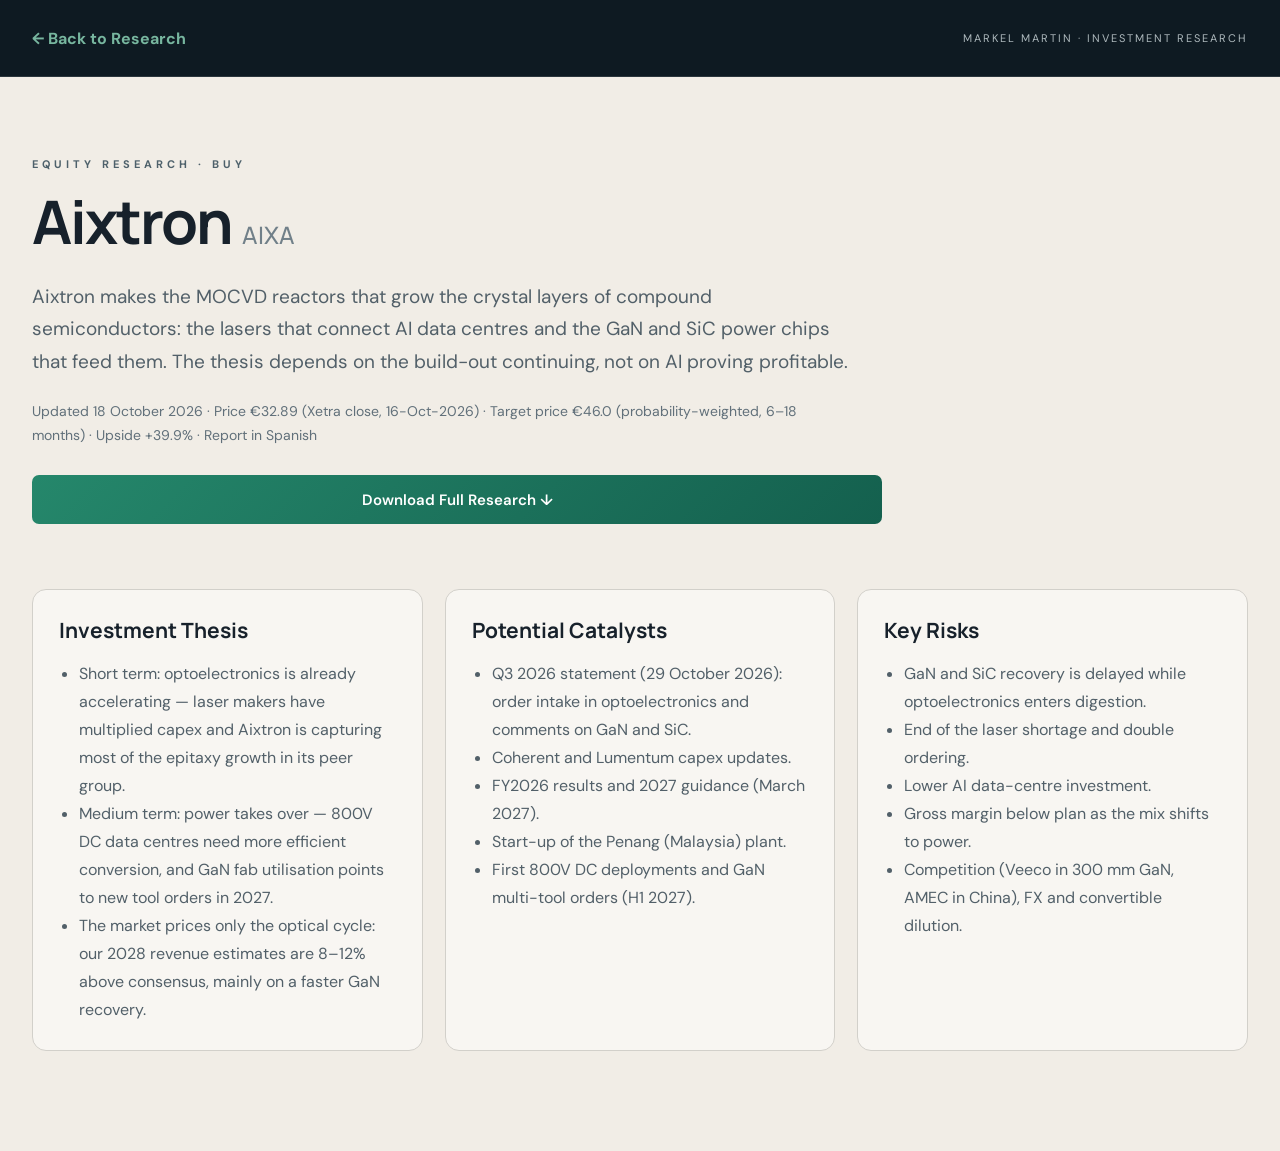
<file: aixtron.html>
<!DOCTYPE html><html lang="en"><head><meta charset="UTF-8"><meta name="viewport" content="width=device-width,initial-scale=1.0"><title>Aixtron | Markel Martin</title><link rel="preconnect" href="https://fonts.googleapis.com"><link rel="preconnect" href="https://fonts.gstatic.com" crossorigin><link href="https://fonts.googleapis.com/css2?family=DM+Sans:wght@400;500;600;700&family=Manrope:wght@500;600;700;800&display=swap" rel="stylesheet"><link rel="stylesheet" href="style.css"></head><body class="idea-page"><header class="idea-nav"><div class="container"><a href="index.html#ideas">← Back to Research</a><span>MARKEL MARTIN · INVESTMENT RESEARCH</span></div></header><main class="idea-detail"><div class="container"><div class="idea-hero-small"><div class="section-kicker">EQUITY RESEARCH · BUY</div><h1>Aixtron <span>AIXA</span></h1><p>Aixtron makes the MOCVD reactors that grow the crystal layers of compound semiconductors: the lasers that connect AI data centres and the GaN and SiC power chips that feed them. The thesis depends on the build-out continuing, not on AI proving profitable.</p><p style="font-size:14px;color:#61707a;margin-top:-6px">Updated 18 October 2026 · Price €32.89 (Xetra close, 16-Oct-2026) · Target price €46.0 (probability-weighted, 6–18 months) · Upside +39.9% · Report in Spanish</p><a class="button primary" href="assets/reports/aixtron-equity-research.pdf" download>Download Full Research ↓</a></div><div class="detail-grid"><section><h2>Investment Thesis</h2><ul><li>Short term: optoelectronics is already accelerating — laser makers have multiplied capex and Aixtron is capturing most of the epitaxy growth in its peer group.</li><li>Medium term: power takes over — 800V DC data centres need more efficient conversion, and GaN fab utilisation points to new tool orders in 2027.</li><li>The market prices only the optical cycle: our 2028 revenue estimates are 8–12% above consensus, mainly on a faster GaN recovery.</li></ul></section><section><h2>Potential Catalysts</h2><ul><li>Q3 2026 statement (29 October 2026): order intake in optoelectronics and comments on GaN and SiC.</li><li>Coherent and Lumentum capex updates.</li><li>FY2026 results and 2027 guidance (March 2027).</li><li>Start-up of the Penang (Malaysia) plant.</li><li>First 800V DC deployments and GaN multi-tool orders (H1 2027).</li></ul></section><section><h2>Key Risks</h2><ul><li>GaN and SiC recovery is delayed while optoelectronics enters digestion.</li><li>End of the laser shortage and double ordering.</li><li>Lower AI data-centre investment.</li><li>Gross margin below plan as the mix shifts to power.</li><li>Competition (Veeco in 300 mm GaN, AMEC in China), FX and convertible dilution.</li></ul></section></div></div></main></body></html>
</file>
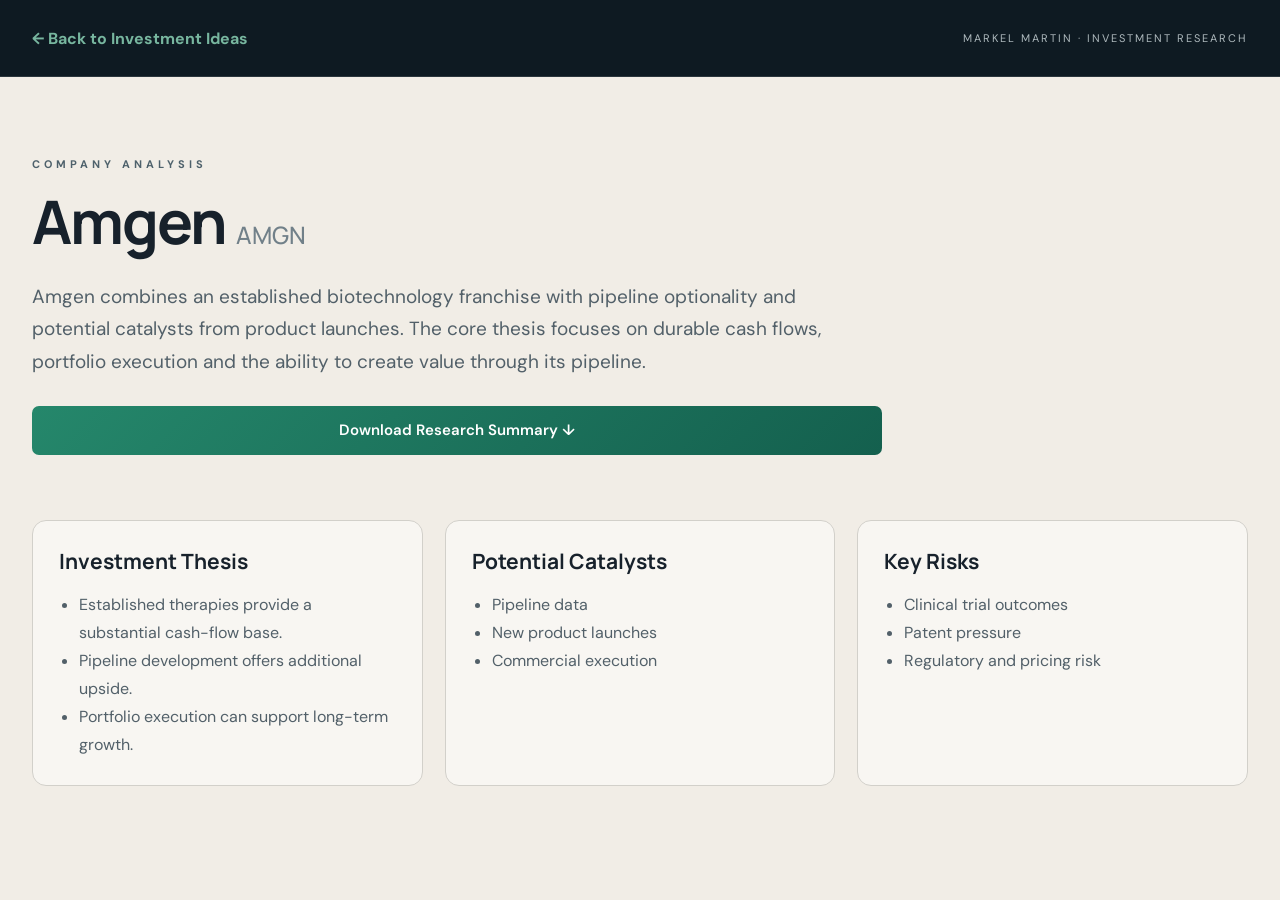
<file: amgen.html>
<!DOCTYPE html><html lang="en"><head><meta charset="UTF-8"><meta name="viewport" content="width=device-width,initial-scale=1.0"><title>Amgen | Markel Martin</title><link rel="preconnect" href="https://fonts.googleapis.com"><link rel="preconnect" href="https://fonts.gstatic.com" crossorigin><link href="https://fonts.googleapis.com/css2?family=DM+Sans:wght@400;500;600;700&family=Manrope:wght@500;600;700;800&display=swap" rel="stylesheet"><link rel="stylesheet" href="style.css"></head><body class="idea-page"><header class="idea-nav"><div class="container"><a href="index.html#ideas">← Back to Investment Ideas</a><span>MARKEL MARTIN · INVESTMENT RESEARCH</span></div></header><main class="idea-detail"><div class="container"><div class="idea-hero-small"><div class="section-kicker">COMPANY ANALYSIS</div><h1>Amgen <span>AMGN</span></h1><p>Amgen combines an established biotechnology franchise with pipeline optionality and potential catalysts from product launches. The core thesis focuses on durable cash flows, portfolio execution and the ability to create value through its pipeline.</p><a class="button primary" href="assets/reports/amgen-research-summary.pdf" download>Download Research Summary ↓</a></div><div class="detail-grid"><section><h2>Investment Thesis</h2><ul><li>Established therapies provide a substantial cash-flow base.</li><li>Pipeline development offers additional upside.</li><li>Portfolio execution can support long-term growth.</li></ul></section><section><h2>Potential Catalysts</h2><ul><li>Pipeline data</li><li>New product launches</li><li>Commercial execution</li></ul></section><section><h2>Key Risks</h2><ul><li>Clinical trial outcomes</li><li>Patent pressure</li><li>Regulatory and pricing risk</li></ul></section></div></div></main></body></html>
</file>
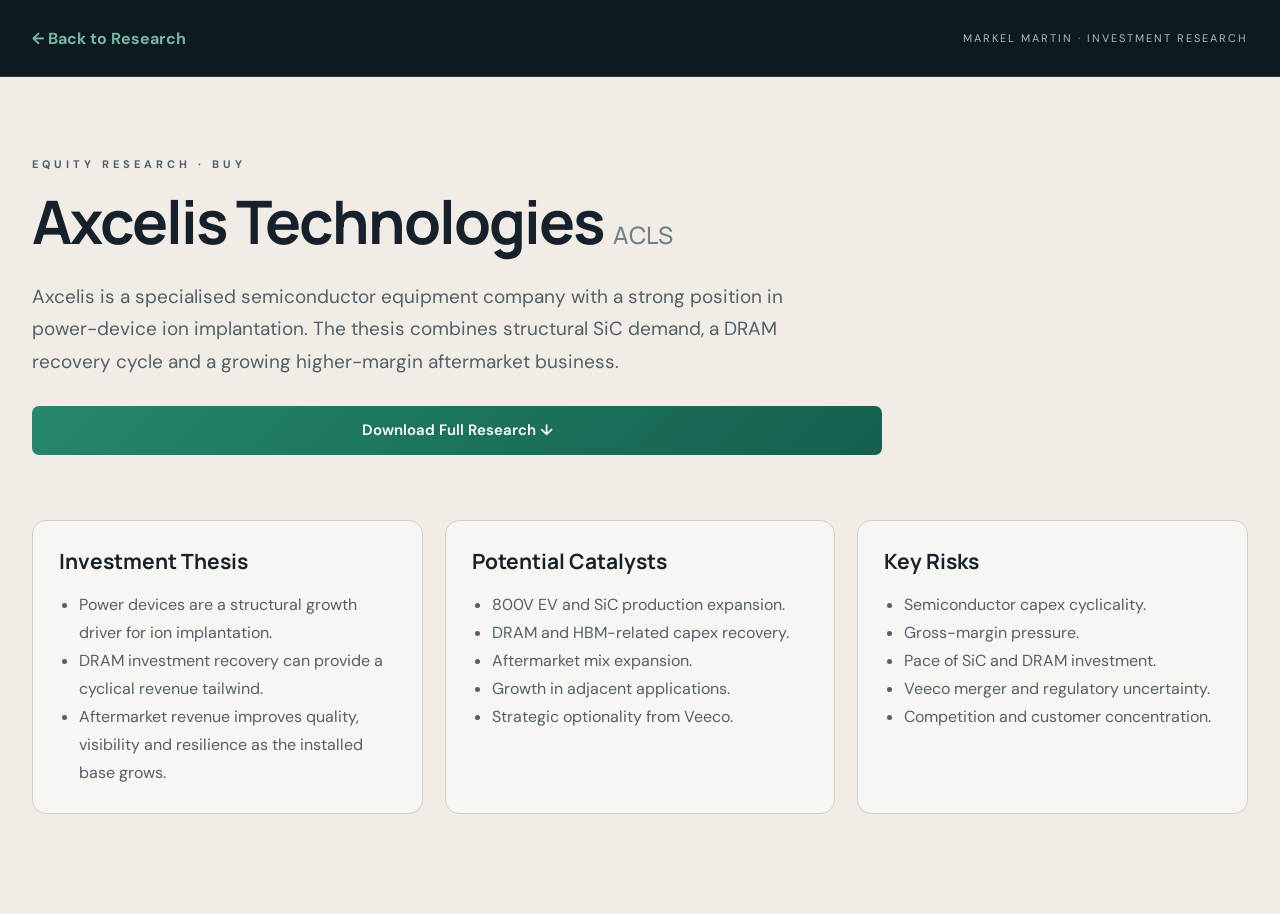
<file: axcelis.html>
<!DOCTYPE html><html lang="en"><head><meta charset="UTF-8"><meta name="viewport" content="width=device-width,initial-scale=1.0"><title>Axcelis Technologies | Markel Martin</title><link rel="preconnect" href="https://fonts.googleapis.com"><link rel="preconnect" href="https://fonts.gstatic.com" crossorigin><link href="https://fonts.googleapis.com/css2?family=DM+Sans:wght@400;500;600;700&family=Manrope:wght@500;600;700;800&display=swap" rel="stylesheet"><link rel="stylesheet" href="style.css"></head><body class="idea-page"><header class="idea-nav"><div class="container"><a href="index.html#ideas">← Back to Research</a><span>MARKEL MARTIN · INVESTMENT RESEARCH</span></div></header><main class="idea-detail"><div class="container"><div class="idea-hero-small"><div class="section-kicker">EQUITY RESEARCH · BUY</div><h1>Axcelis Technologies <span>ACLS</span></h1><p>Axcelis is a specialised semiconductor equipment company with a strong position in power-device ion implantation. The thesis combines structural SiC demand, a DRAM recovery cycle and a growing higher-margin aftermarket business.</p><a class="button primary" href="assets/reports/axcelis-equity-research.pdf" download>Download Full Research ↓</a></div><div class="detail-grid"><section><h2>Investment Thesis</h2><ul><li>Power devices are a structural growth driver for ion implantation.</li><li>DRAM investment recovery can provide a cyclical revenue tailwind.</li><li>Aftermarket revenue improves quality, visibility and resilience as the installed base grows.</li></ul></section><section><h2>Potential Catalysts</h2><ul><li>800V EV and SiC production expansion.</li><li>DRAM and HBM-related capex recovery.</li><li>Aftermarket mix expansion.</li><li>Growth in adjacent applications.</li><li>Strategic optionality from Veeco.</li></ul></section><section><h2>Key Risks</h2><ul><li>Semiconductor capex cyclicality.</li><li>Gross-margin pressure.</li><li>Pace of SiC and DRAM investment.</li><li>Veeco merger and regulatory uncertainty.</li><li>Competition and customer concentration.</li></ul></section></div></div></main></body></html>
</file>
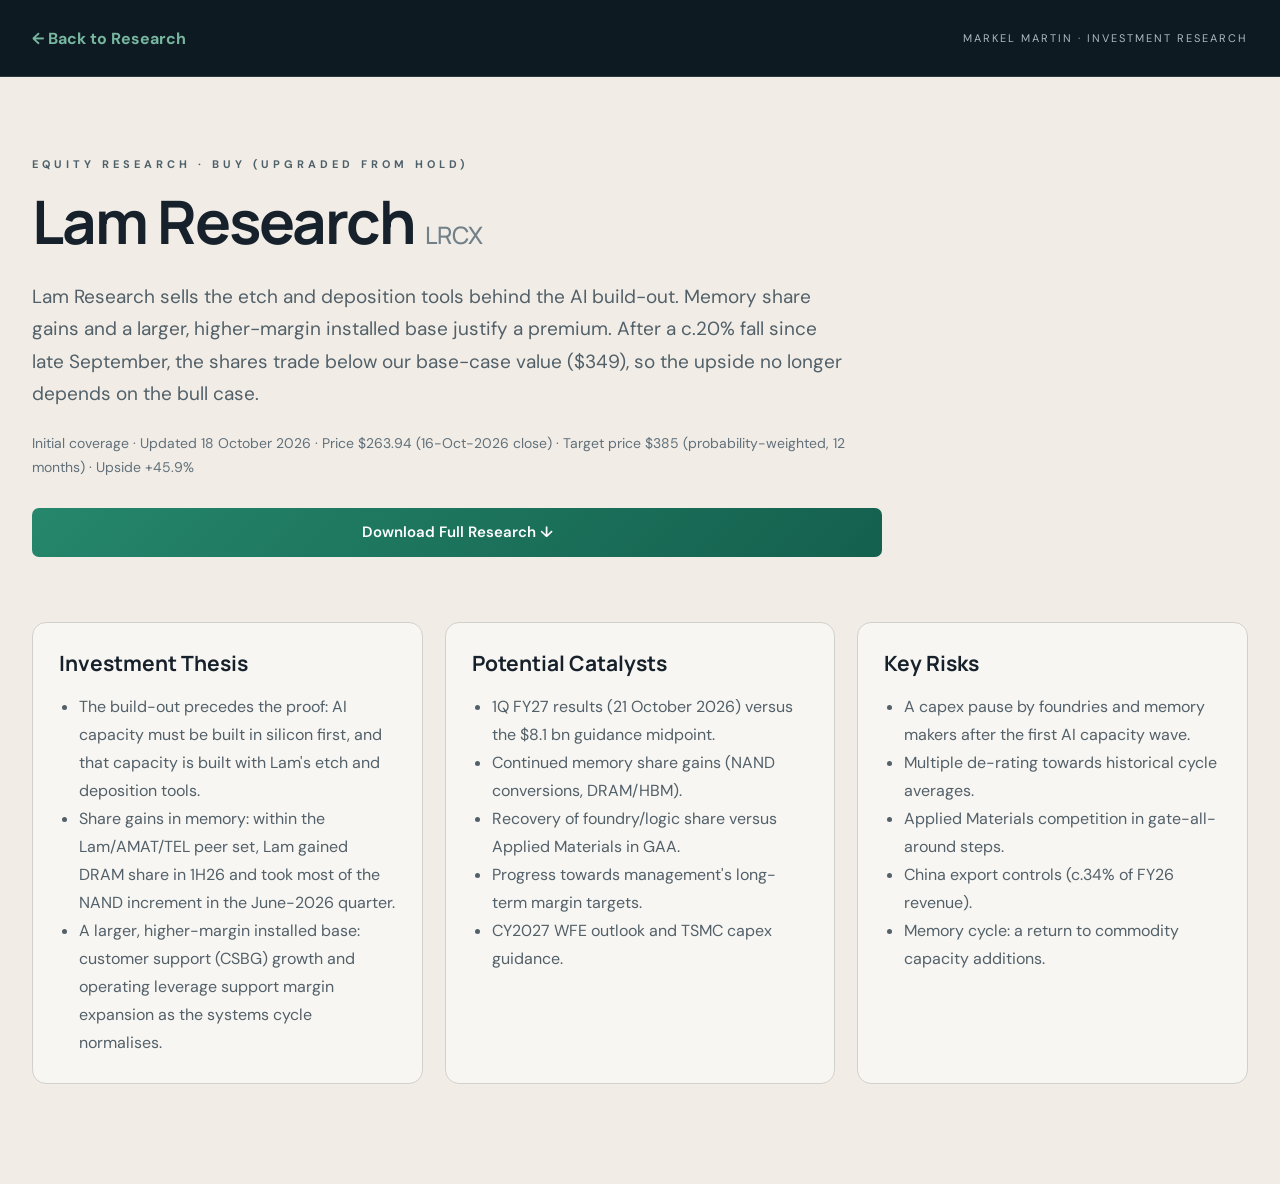
<file: lam-research.html>
<!DOCTYPE html><html lang="en"><head><meta charset="UTF-8"><meta name="viewport" content="width=device-width,initial-scale=1.0"><title>Lam Research | Markel Martin</title><link rel="preconnect" href="https://fonts.googleapis.com"><link rel="preconnect" href="https://fonts.gstatic.com" crossorigin><link href="https://fonts.googleapis.com/css2?family=DM+Sans:wght@400;500;600;700&family=Manrope:wght@500;600;700;800&display=swap" rel="stylesheet"><link rel="stylesheet" href="style.css"></head><body class="idea-page"><header class="idea-nav"><div class="container"><a href="index.html#ideas">← Back to Research</a><span>MARKEL MARTIN · INVESTMENT RESEARCH</span></div></header><main class="idea-detail"><div class="container"><div class="idea-hero-small"><div class="section-kicker">EQUITY RESEARCH · BUY (UPGRADED FROM HOLD)</div><h1>Lam Research <span>LRCX</span></h1><p>Lam Research sells the etch and deposition tools behind the AI build-out. Memory share gains and a larger, higher-margin installed base justify a premium. After a c.20% fall since late September, the shares trade below our base-case value ($349), so the upside no longer depends on the bull case.</p><p style="font-size:14px;color:#61707a;margin-top:-6px">Initial coverage · Updated 18 October 2026 · Price $263.94 (16-Oct-2026 close) · Target price $385 (probability-weighted, 12 months) · Upside +45.9%</p><a class="button primary" href="assets/reports/lam-research-equity-research.pdf" download>Download Full Research ↓</a></div><div class="detail-grid"><section><h2>Investment Thesis</h2><ul><li>The build-out precedes the proof: AI capacity must be built in silicon first, and that capacity is built with Lam's etch and deposition tools.</li><li>Share gains in memory: within the Lam/AMAT/TEL peer set, Lam gained DRAM share in 1H26 and took most of the NAND increment in the June-2026 quarter.</li><li>A larger, higher-margin installed base: customer support (CSBG) growth and operating leverage support margin expansion as the systems cycle normalises.</li></ul></section><section><h2>Potential Catalysts</h2><ul><li>1Q FY27 results (21 October 2026) versus the $8.1 bn guidance midpoint.</li><li>Continued memory share gains (NAND conversions, DRAM/HBM).</li><li>Recovery of foundry/logic share versus Applied Materials in GAA.</li><li>Progress towards management's long-term margin targets.</li><li>CY2027 WFE outlook and TSMC capex guidance.</li></ul></section><section><h2>Key Risks</h2><ul><li>A capex pause by foundries and memory makers after the first AI capacity wave.</li><li>Multiple de-rating towards historical cycle averages.</li><li>Applied Materials competition in gate-all-around steps.</li><li>China export controls (c.34% of FY26 revenue).</li><li>Memory cycle: a return to commodity capacity additions.</li></ul></section></div></div></main></body></html>
</file>
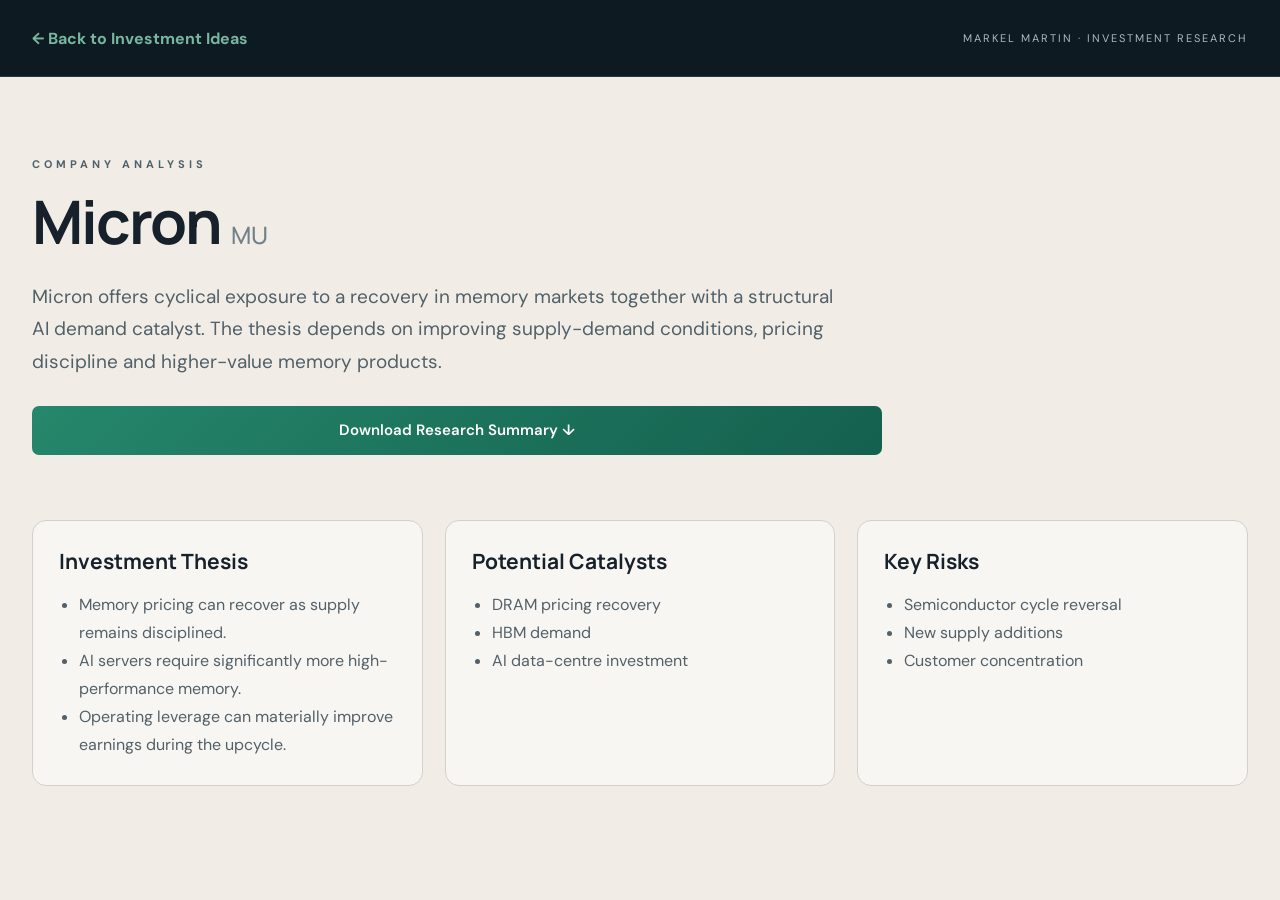
<file: micron.html>
<!DOCTYPE html><html lang="en"><head><meta charset="UTF-8"><meta name="viewport" content="width=device-width,initial-scale=1.0"><title>Micron | Markel Martin</title><link rel="preconnect" href="https://fonts.googleapis.com"><link rel="preconnect" href="https://fonts.gstatic.com" crossorigin><link href="https://fonts.googleapis.com/css2?family=DM+Sans:wght@400;500;600;700&family=Manrope:wght@500;600;700;800&display=swap" rel="stylesheet"><link rel="stylesheet" href="style.css"></head><body class="idea-page"><header class="idea-nav"><div class="container"><a href="index.html#ideas">← Back to Investment Ideas</a><span>MARKEL MARTIN · INVESTMENT RESEARCH</span></div></header><main class="idea-detail"><div class="container"><div class="idea-hero-small"><div class="section-kicker">COMPANY ANALYSIS</div><h1>Micron <span>MU</span></h1><p>Micron offers cyclical exposure to a recovery in memory markets together with a structural AI demand catalyst. The thesis depends on improving supply-demand conditions, pricing discipline and higher-value memory products.</p><a class="button primary" href="assets/reports/micron-research-summary.pdf" download>Download Research Summary ↓</a></div><div class="detail-grid"><section><h2>Investment Thesis</h2><ul><li>Memory pricing can recover as supply remains disciplined.</li><li>AI servers require significantly more high-performance memory.</li><li>Operating leverage can materially improve earnings during the upcycle.</li></ul></section><section><h2>Potential Catalysts</h2><ul><li>DRAM pricing recovery</li><li>HBM demand</li><li>AI data-centre investment</li></ul></section><section><h2>Key Risks</h2><ul><li>Semiconductor cycle reversal</li><li>New supply additions</li><li>Customer concentration</li></ul></section></div></div></main></body></html>
</file>
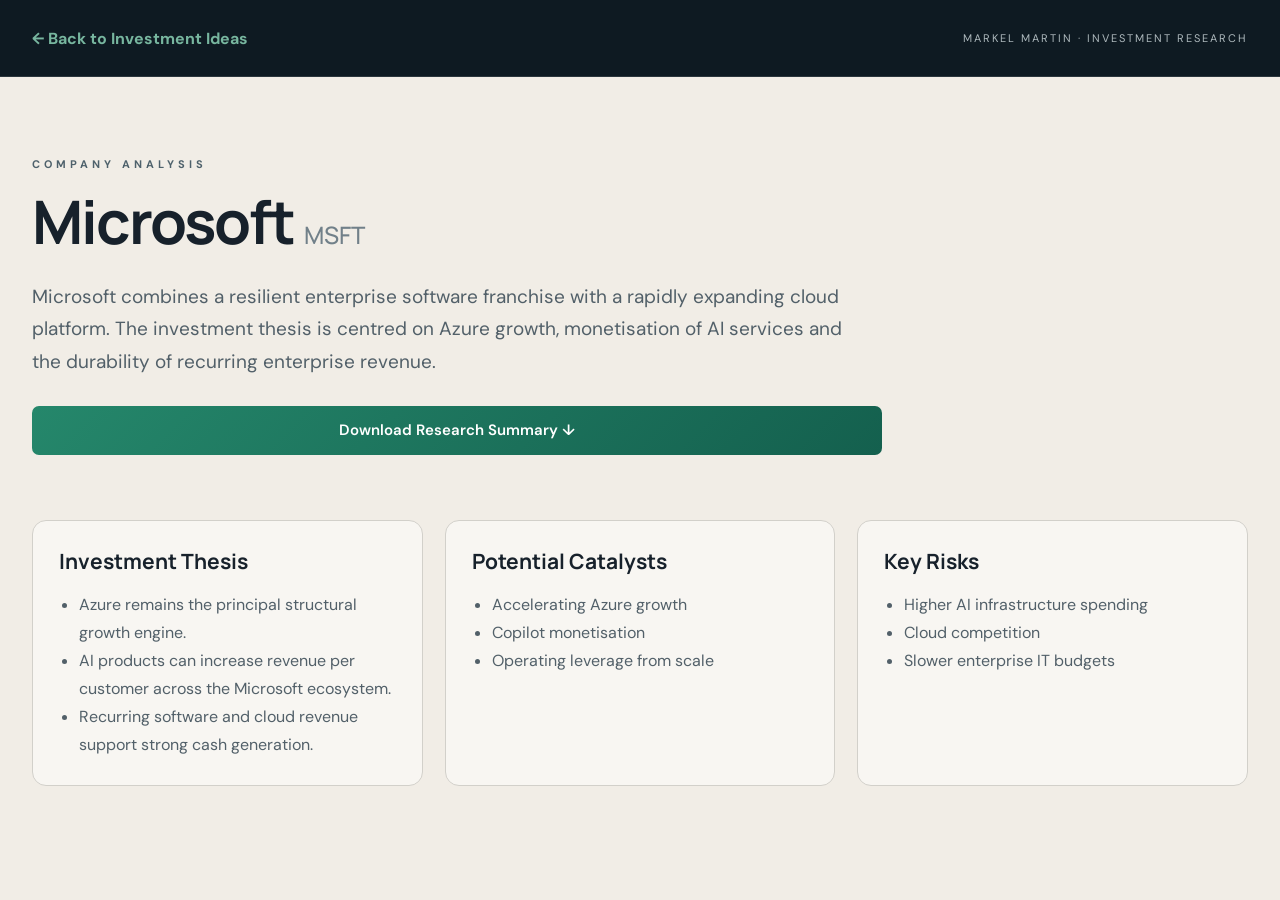
<file: microsoft.html>
<!DOCTYPE html><html lang="en"><head><meta charset="UTF-8"><meta name="viewport" content="width=device-width,initial-scale=1.0"><title>Microsoft | Markel Martin</title><link rel="preconnect" href="https://fonts.googleapis.com"><link rel="preconnect" href="https://fonts.gstatic.com" crossorigin><link href="https://fonts.googleapis.com/css2?family=DM+Sans:wght@400;500;600;700&family=Manrope:wght@500;600;700;800&display=swap" rel="stylesheet"><link rel="stylesheet" href="style.css"></head><body class="idea-page"><header class="idea-nav"><div class="container"><a href="index.html#ideas">← Back to Investment Ideas</a><span>MARKEL MARTIN · INVESTMENT RESEARCH</span></div></header><main class="idea-detail"><div class="container"><div class="idea-hero-small"><div class="section-kicker">COMPANY ANALYSIS</div><h1>Microsoft <span>MSFT</span></h1><p>Microsoft combines a resilient enterprise software franchise with a rapidly expanding cloud platform. The investment thesis is centred on Azure growth, monetisation of AI services and the durability of recurring enterprise revenue.</p><a class="button primary" href="assets/reports/microsoft-research-summary.pdf" download>Download Research Summary ↓</a></div><div class="detail-grid"><section><h2>Investment Thesis</h2><ul><li>Azure remains the principal structural growth engine.</li><li>AI products can increase revenue per customer across the Microsoft ecosystem.</li><li>Recurring software and cloud revenue support strong cash generation.</li></ul></section><section><h2>Potential Catalysts</h2><ul><li>Accelerating Azure growth</li><li>Copilot monetisation</li><li>Operating leverage from scale</li></ul></section><section><h2>Key Risks</h2><ul><li>Higher AI infrastructure spending</li><li>Cloud competition</li><li>Slower enterprise IT budgets</li></ul></section></div></div></main></body></html>
</file>
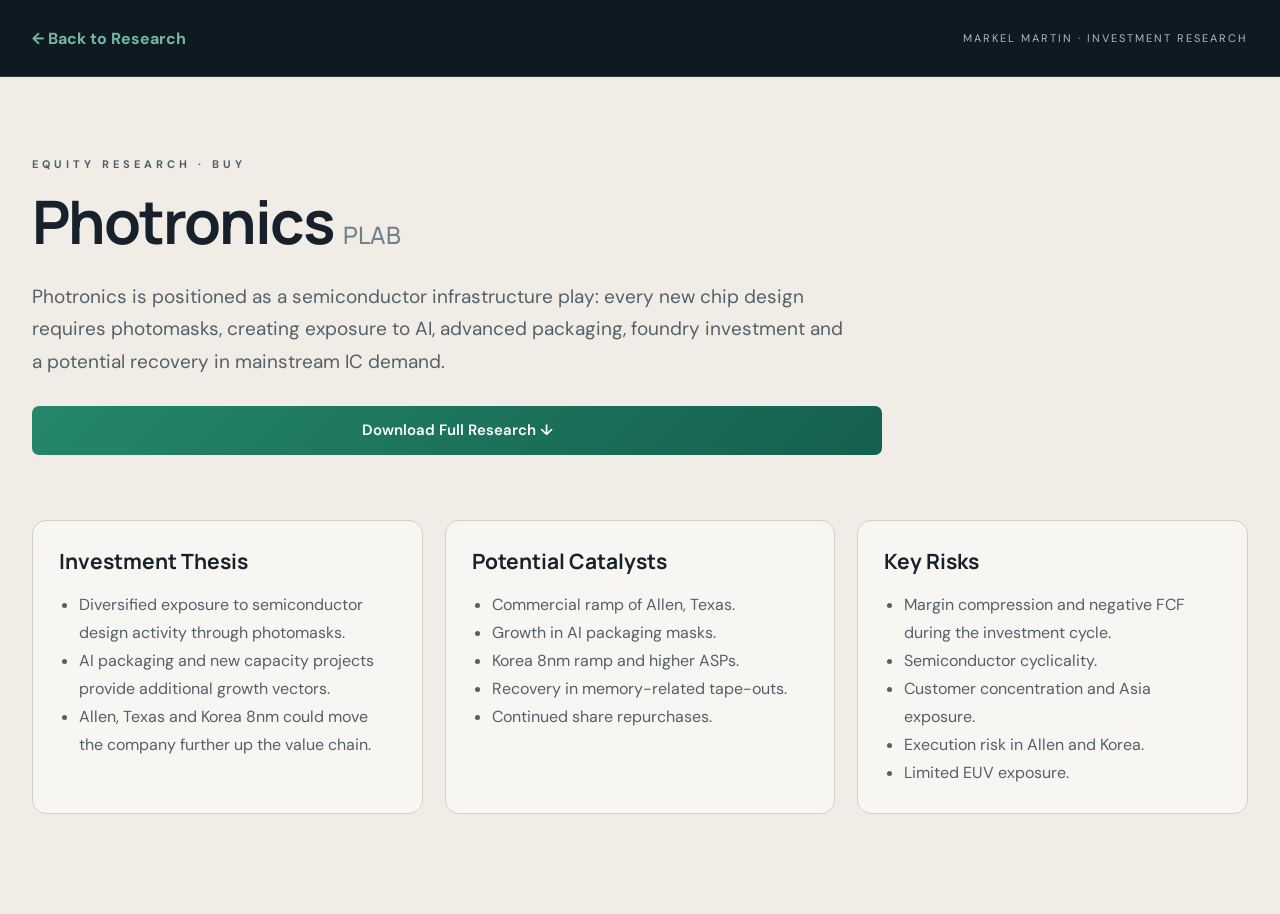
<file: photronics.html>
<!DOCTYPE html><html lang="en"><head><meta charset="UTF-8"><meta name="viewport" content="width=device-width,initial-scale=1.0"><title>Photronics | Markel Martin</title><link rel="preconnect" href="https://fonts.googleapis.com"><link rel="preconnect" href="https://fonts.gstatic.com" crossorigin><link href="https://fonts.googleapis.com/css2?family=DM+Sans:wght@400;500;600;700&family=Manrope:wght@500;600;700;800&display=swap" rel="stylesheet"><link rel="stylesheet" href="style.css"></head><body class="idea-page"><header class="idea-nav"><div class="container"><a href="index.html#ideas">← Back to Research</a><span>MARKEL MARTIN · INVESTMENT RESEARCH</span></div></header><main class="idea-detail"><div class="container"><div class="idea-hero-small"><div class="section-kicker">EQUITY RESEARCH · BUY</div><h1>Photronics <span>PLAB</span></h1><p>Photronics is positioned as a semiconductor infrastructure play: every new chip design requires photomasks, creating exposure to AI, advanced packaging, foundry investment and a potential recovery in mainstream IC demand.</p><a class="button primary" href="assets/reports/photronics-equity-research.pdf" download>Download Full Research ↓</a></div><div class="detail-grid"><section><h2>Investment Thesis</h2><ul><li>Diversified exposure to semiconductor design activity through photomasks.</li><li>AI packaging and new capacity projects provide additional growth vectors.</li><li>Allen, Texas and Korea 8nm could move the company further up the value chain.</li></ul></section><section><h2>Potential Catalysts</h2><ul><li>Commercial ramp of Allen, Texas.</li><li>Growth in AI packaging masks.</li><li>Korea 8nm ramp and higher ASPs.</li><li>Recovery in memory-related tape-outs.</li><li>Continued share repurchases.</li></ul></section><section><h2>Key Risks</h2><ul><li>Margin compression and negative FCF during the investment cycle.</li><li>Semiconductor cyclicality.</li><li>Customer concentration and Asia exposure.</li><li>Execution risk in Allen and Korea.</li><li>Limited EUV exposure.</li></ul></section></div></div></main></body></html>
</file>
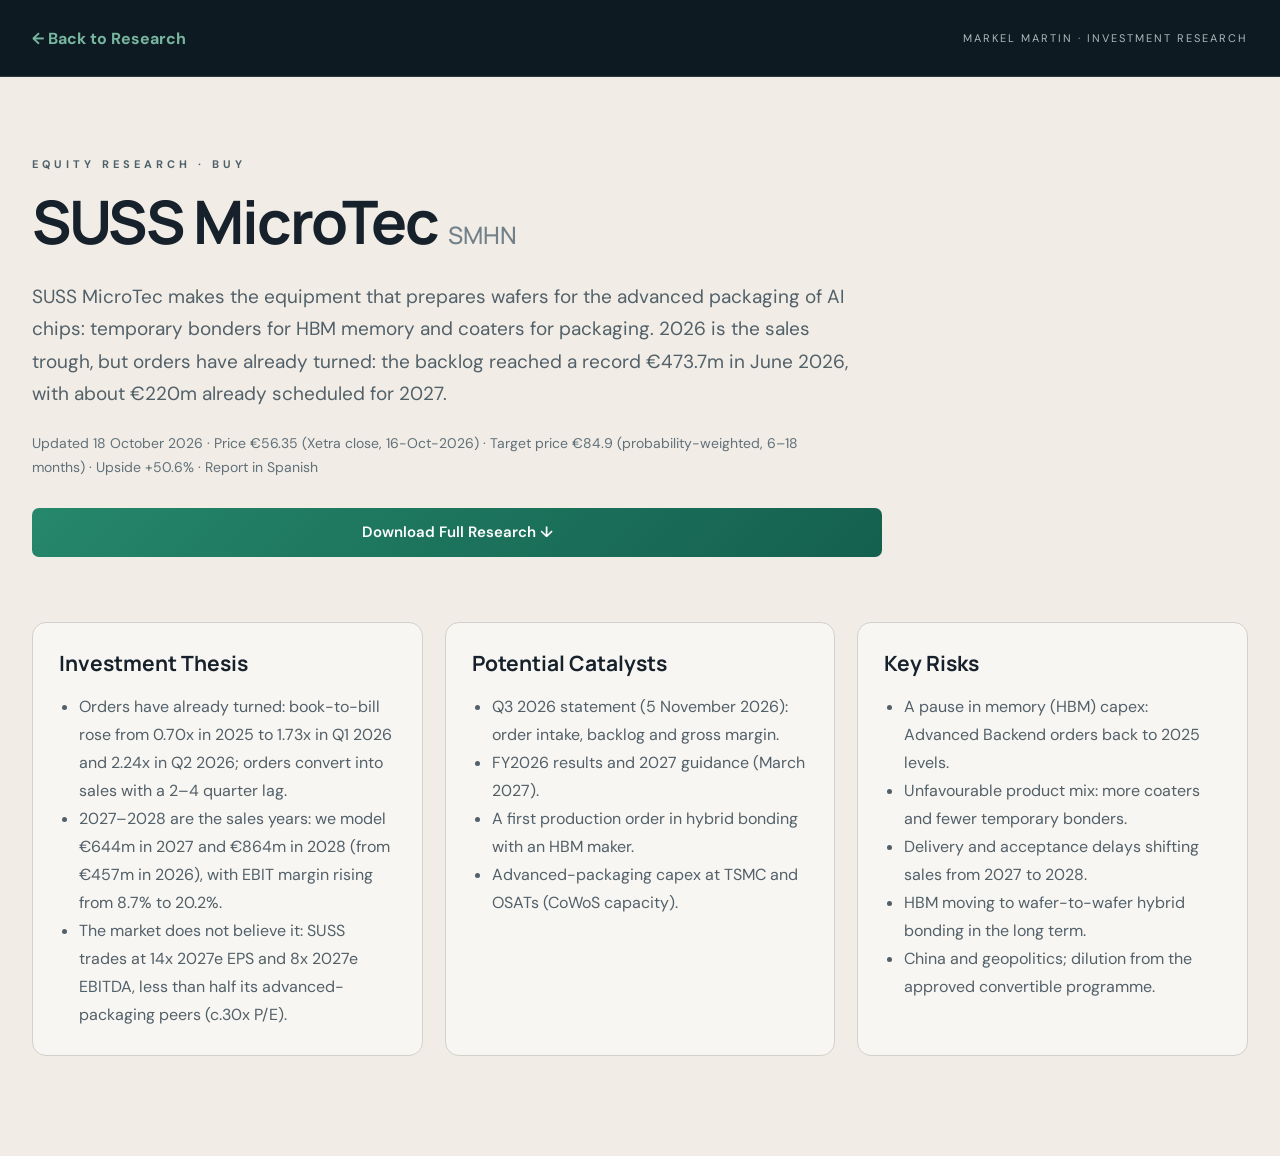
<file: suss-microtec.html>
<!DOCTYPE html><html lang="en"><head><meta charset="UTF-8"><meta name="viewport" content="width=device-width,initial-scale=1.0"><title>SUSS MicroTec | Markel Martin</title><link rel="preconnect" href="https://fonts.googleapis.com"><link rel="preconnect" href="https://fonts.gstatic.com" crossorigin><link href="https://fonts.googleapis.com/css2?family=DM+Sans:wght@400;500;600;700&family=Manrope:wght@500;600;700;800&display=swap" rel="stylesheet"><link rel="stylesheet" href="style.css"></head><body class="idea-page"><header class="idea-nav"><div class="container"><a href="index.html#ideas">← Back to Research</a><span>MARKEL MARTIN · INVESTMENT RESEARCH</span></div></header><main class="idea-detail"><div class="container"><div class="idea-hero-small"><div class="section-kicker">EQUITY RESEARCH · BUY</div><h1>SUSS MicroTec <span>SMHN</span></h1><p>SUSS MicroTec makes the equipment that prepares wafers for the advanced packaging of AI chips: temporary bonders for HBM memory and coaters for packaging. 2026 is the sales trough, but orders have already turned: the backlog reached a record €473.7m in June 2026, with about €220m already scheduled for 2027.</p><p style="font-size:14px;color:#61707a;margin-top:-6px">Updated 18 October 2026 · Price €56.35 (Xetra close, 16-Oct-2026) · Target price €84.9 (probability-weighted, 6–18 months) · Upside +50.6% · Report in Spanish</p><a class="button primary" href="assets/reports/suss-microtec-equity-research.pdf" download>Download Full Research ↓</a></div><div class="detail-grid"><section><h2>Investment Thesis</h2><ul><li>Orders have already turned: book-to-bill rose from 0.70x in 2025 to 1.73x in Q1 2026 and 2.24x in Q2 2026; orders convert into sales with a 2–4 quarter lag.</li><li>2027–2028 are the sales years: we model €644m in 2027 and €864m in 2028 (from €457m in 2026), with EBIT margin rising from 8.7% to 20.2%.</li><li>The market does not believe it: SUSS trades at 14x 2027e EPS and 8x 2027e EBITDA, less than half its advanced-packaging peers (c.30x P/E).</li></ul></section><section><h2>Potential Catalysts</h2><ul><li>Q3 2026 statement (5 November 2026): order intake, backlog and gross margin.</li><li>FY2026 results and 2027 guidance (March 2027).</li><li>A first production order in hybrid bonding with an HBM maker.</li><li>Advanced-packaging capex at TSMC and OSATs (CoWoS capacity).</li></ul></section><section><h2>Key Risks</h2><ul><li>A pause in memory (HBM) capex: Advanced Backend orders back to 2025 levels.</li><li>Unfavourable product mix: more coaters and fewer temporary bonders.</li><li>Delivery and acceptance delays shifting sales from 2027 to 2028.</li><li>HBM moving to wafer-to-wafer hybrid bonding in the long term.</li><li>China and geopolitics; dilution from the approved convertible programme.</li></ul></section></div></div></main></body></html>
</file>
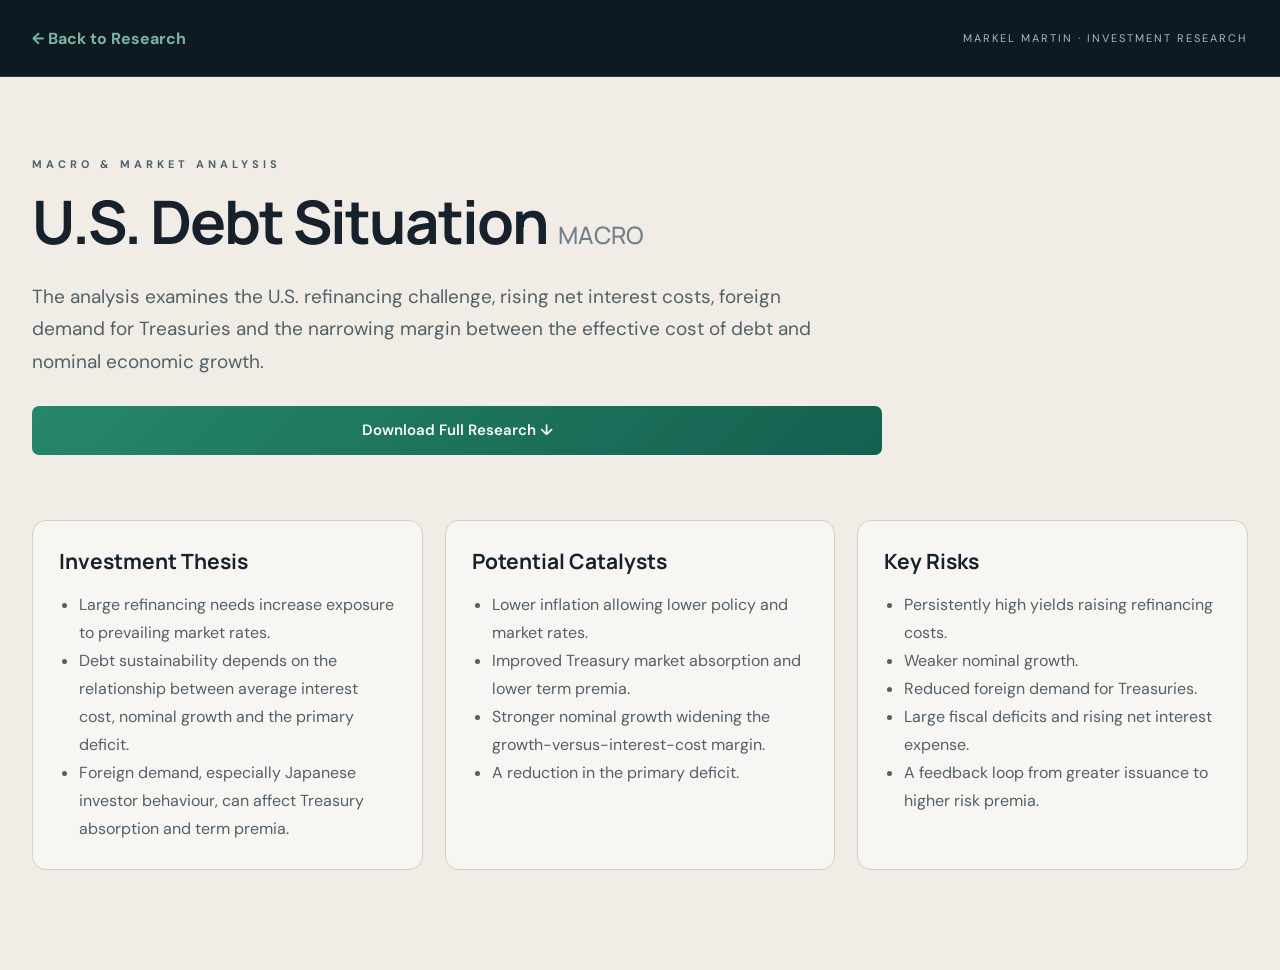
<file: us-debt.html>
<!DOCTYPE html><html lang="en"><head><meta charset="UTF-8"><meta name="viewport" content="width=device-width,initial-scale=1.0"><title>U.S. Debt Situation | Markel Martin</title><link rel="preconnect" href="https://fonts.googleapis.com"><link rel="preconnect" href="https://fonts.gstatic.com" crossorigin><link href="https://fonts.googleapis.com/css2?family=DM+Sans:wght@400;500;600;700&family=Manrope:wght@500;600;700;800&display=swap" rel="stylesheet"><link rel="stylesheet" href="style.css"></head><body class="idea-page"><header class="idea-nav"><div class="container"><a href="index.html#ideas">← Back to Research</a><span>MARKEL MARTIN · INVESTMENT RESEARCH</span></div></header><main class="idea-detail"><div class="container"><div class="idea-hero-small"><div class="section-kicker">MACRO & MARKET ANALYSIS</div><h1>U.S. Debt Situation <span>MACRO</span></h1><p>The analysis examines the U.S. refinancing challenge, rising net interest costs, foreign demand for Treasuries and the narrowing margin between the effective cost of debt and nominal economic growth.</p><a class="button primary" href="assets/reports/us-debt-macro-analysis.pdf" download>Download Full Research ↓</a></div><div class="detail-grid"><section><h2>Investment Thesis</h2><ul><li>Large refinancing needs increase exposure to prevailing market rates.</li><li>Debt sustainability depends on the relationship between average interest cost, nominal growth and the primary deficit.</li><li>Foreign demand, especially Japanese investor behaviour, can affect Treasury absorption and term premia.</li></ul></section><section><h2>Potential Catalysts</h2><ul><li>Lower inflation allowing lower policy and market rates.</li><li>Improved Treasury market absorption and lower term premia.</li><li>Stronger nominal growth widening the growth-versus-interest-cost margin.</li><li>A reduction in the primary deficit.</li></ul></section><section><h2>Key Risks</h2><ul><li>Persistently high yields raising refinancing costs.</li><li>Weaker nominal growth.</li><li>Reduced foreign demand for Treasuries.</li><li>Large fiscal deficits and rising net interest expense.</li><li>A feedback loop from greater issuance to higher risk premia.</li></ul></section></div></div></main></body></html>
</file>
<file: style.css>
:root{
  --cream:#f2eee7; --cream-soft:#f8f6f2; --cream-dark:#e7e0d6;
  --ink:#17212b; --muted:#61707a; --navy:#08131b; --navy2:#14232b;
  --green:#1b765e; --line:#ccd0cf; --white:#f7f8f7;
}
*{box-sizing:border-box}
html{scroll-behavior:smooth}
body{margin:0;background:var(--cream);color:var(--ink);font-family:"DM Sans",sans-serif}
.container{width:min(1360px,calc(100% - 64px));margin:auto}
h1,h2,h3{font-family:Manrope,sans-serif}

.navbar{height:88px;position:absolute;z-index:20;top:0;left:0;width:100%;border-bottom:1px solid rgba(255,255,255,.16)}
.nav-inner{height:100%;display:flex;align-items:center;justify-content:space-between}
.site-name{color:#f4f6f5;text-decoration:none;font:700 16px/1 Manrope,sans-serif;letter-spacing:1.6px;display:flex;flex-direction:column;gap:7px;min-width:260px}
.site-name span{font:500 9px/1 "DM Sans",sans-serif;letter-spacing:3px;color:#9eaab0}
.nav-links{display:flex;gap:48px;height:100%;align-items:center}
.nav-links a{height:100%;display:flex;align-items:center;color:#d6dce0;text-decoration:none;position:relative}
.nav-links a.active{color:white}
.nav-links a.active:after{content:"";position:absolute;bottom:21px;left:0;width:45px;height:3px;background:#43a181}
.linkedin-icon{font-family:Arial,sans-serif;font-weight:700;font-size:18px;border:2px solid currentColor;line-height:18px;padding:0 2px;border-radius:1px}
.navbar .linkedin-link{color:#fff;text-decoration:none}

.hero{height:458px;position:relative;overflow:hidden;background:#0b1720}
.hero-overlay{position:absolute;inset:0;background:linear-gradient(90deg,rgba(5,14,22,.99) 0%,rgba(7,17,25,.96) 32%,rgba(7,18,25,.72) 48%,rgba(7,18,25,.22) 73%,rgba(5,15,22,.28) 100%)}
.hero-grid{height:100%;padding-top:88px;display:block;position:relative;z-index:2}
.hero-copy{height:100%;display:flex;flex-direction:column;justify-content:center;padding-bottom:8px;max-width:760px}
.eyebrow{display:flex;align-items:center;gap:12px;color:#cbd6dd;font-size:12px;letter-spacing:5px;margin-bottom:15px}
.eyebrow span{width:28px;height:3px;background:#348f72}
.hero h1{margin:0;color:#f6f6f4;font-size:66px;letter-spacing:-2.5px;line-height:1.06}
.hero h2{margin:11px 0 15px;color:#cad3da;font-size:26px;font-weight:400}
.credentials{display:flex;gap:14px;align-items:center;color:#cbd4da;font-size:17px}
.credentials i{width:1px;height:20px;background:#7f8b93}
.hero-buttons{display:flex;gap:20px;margin-top:30px}
.button{height:49px;padding:0 25px;border-radius:7px;text-decoration:none;display:flex;align-items:center;justify-content:center;gap:18px;font-weight:600;font-size:15px;transition:.2s}
.button:hover{transform:translateY(-2px)}
.primary{color:white;background:linear-gradient(135deg,#25876b,#14604e);min-width:237px}
.primary b{font-size:22px}
.secondary{color:#dfe5e7;border:1px solid #94a2ab;background:rgba(255,255,255,.03);min-width:140px}

.profile-strip{background:linear-gradient(90deg,#0e1921,#18262e,#101a22);color:white}
.strip-grid{min-height:108px;display:flex;align-items:center}
.strip-item{display:flex;align-items:center;gap:14px;flex:1}
.strip-item small{display:block;color:#cbd3d8;letter-spacing:2px;font-size:10px;margin-bottom:13px}
.strip-item strong{font-size:18px;font-weight:500}
.strip-icon{font-size:26px}
.credential-logo{width:43px;height:43px;object-fit:contain;filter:brightness(0) invert(1);opacity:.94}
.strip-line{width:1px;height:56px;background:rgba(255,255,255,.19);margin:0 28px}
.experience{flex:1.6}
.company-logos{display:flex;align-items:center;gap:16px;height:35px}



.company-line{width:1px;height:28px;background:rgba(255,255,255,.3)}
.connect{justify-content:flex-end}
.linkedin-connect{color:#fff;text-decoration:none;display:inline-flex;align-items:center;gap:10px;font-weight:600;font-size:15px}
.linkedin-connect:hover{color:#6db69d}

.cream-section{padding:44px 0 42px;background:radial-gradient(circle at 48% 8%,#faf9f6 0%,var(--cream) 56%,#ebe7df 100%)}
.section-header{display:flex;justify-content:space-between;align-items:center;margin-bottom:20px}
.section-kicker{font-size:11px;letter-spacing:4px;font-weight:700;color:#4e616b;margin-bottom:9px}
.section-header h2,.portfolio-copy h2,.about h2{margin:0;font-size:31px;letter-spacing:-1px}
.section-header p{margin:5px 0 0;width:560px;color:#4d5962;line-height:1.5;font-size:15px}
.text-link{color:#275f50;text-decoration:none;font-weight:600;white-space:nowrap}
.text-link span{font-size:22px;margin-left:7px}
.cards{display:grid;grid-template-columns:repeat(3,1fr);gap:17px}
.idea-card{min-height:185px;padding:10px 18px 14px;border:1px solid var(--line);border-radius:10px;background:rgba(255,255,255,.38);display:flex;flex-direction:column;justify-content:space-between;transition:.2s}
.idea-card:hover{transform:translateY(-4px);box-shadow:0 14px 35px rgba(25,36,41,.12)}
.card-top{display:flex;justify-content:space-between;align-items:center}
.company{display:flex;align-items:center;gap:13px}
.company h3{margin:0 0 4px;font-size:17px}
.company small{font-size:13px}
.round-logo{width:66px;height:66px;border-radius:50%;display:flex;align-items:center;justify-content:center}
.microsoft{background:#17232b;display:grid;grid-template-columns:repeat(2,16px);grid-template-rows:repeat(2,16px);gap:2px;padding:16px}
.microsoft b:nth-child(1){background:#f25022}.microsoft b:nth-child(2){background:#7fba00}.microsoft b:nth-child(3){background:#00a4ef}.microsoft b:nth-child(4){background:#ffb900}
.micron{background:linear-gradient(145deg,#070707,#444);color:#fff;font-weight:600;font-style:italic;font-size:15px}
.amgen{background:#2261a4;color:white;font-weight:800;font-size:14px}
.pill{background:#e2ebe7;color:#4e7469;border-radius:20px;padding:6px 11px;font-size:12px}
.pill.blue{background:#e3eaf0;color:#496b85}
.idea-card>p{margin:3px 0;font-size:15px}
.metrics{display:flex;align-items:end;gap:18px}
.metrics>div{display:flex;flex-direction:column;gap:5px}
.metrics small{font-size:12px;color:#68747c}.metrics strong{font-size:15px}.metrics .green{color:#26745d}
.vline{height:39px;width:1px;background:#d2d6d6}.arrow{margin-left:auto;font-size:24px}

.portfolio-section{padding:80px 0;background:#e9e3da}
.portfolio-layout{display:grid;grid-template-columns:1fr 1fr;align-items:center;gap:90px}
.portfolio-copy p{max-width:580px;color:#52606a;line-height:1.65}
.portfolio-copy code{background:#ddd6cb;padding:2px 6px;border-radius:4px;font-size:.9em}
.chart-card{min-height:410px;border:1px solid rgba(38,53,60,.13);border-radius:18px;background:rgba(255,255,255,.48);display:grid;place-items:center;box-shadow:0 18px 45px rgba(30,39,42,.06)}
.portfolio-chart{width:300px;height:300px;border-radius:50%;position:relative;transition:background .5s ease}
.portfolio-chart:after{content:"";position:absolute;inset:68px;background:#f4f0e9;border-radius:50%;box-shadow:inset 0 0 0 1px rgba(30,45,50,.08)}
.chart-center{position:absolute;z-index:2;inset:0;display:flex;flex-direction:column;align-items:center;justify-content:center}
.chart-center span{font-size:10px;letter-spacing:2.5px;color:#69757a}.chart-center strong{font:700 32px Manrope,sans-serif}
.portfolio-legend{display:grid;grid-template-columns:repeat(2,minmax(120px,1fr));gap:12px;margin-top:28px;max-width:520px}
.legend-item{display:flex;align-items:center;gap:9px;font-size:14px;color:#38454c}
.legend-dot{width:11px;height:11px;border-radius:50%;flex:none}.legend-value{margin-left:auto;font-weight:700}

.about{padding:90px 0;background:#101c24;color:#edf1f0}
.about-grid{display:grid;grid-template-columns:.9fr 1.1fr;gap:90px}
.about .section-kicker{color:#70b59e}
.about h2{font-size:38px;line-height:1.2}
.about-text p{color:#b9c4c8;line-height:1.75;margin:0 0 18px;max-width:700px}
.about-link{display:inline-flex;margin-top:12px;color:#79bba5;text-decoration:none;font-weight:700}
.about-link:hover{color:white}

@media(max-width:1050px){
  .strip-grid{gap:18px}.strip-line{margin:0 8px}.nav-links{gap:24px}.cards{grid-template-columns:1fr}
  .portfolio-layout,.about-grid{grid-template-columns:1fr;gap:40px}
}
@media(max-width:760px){
  .container{width:min(100% - 32px,1360px)}.nav-links{display:none}.site-name{min-width:auto}
  .hero{height:620px;background-position:62% center}.hero h1{font-size:47px}.hero h2{font-size:22px}
  .credentials{font-size:14px;flex-wrap:wrap}.hero-buttons{flex-wrap:wrap;gap:10px}.button{flex:1;min-width:135px}
  .strip-grid{padding:26px 0;display:block}.strip-item{margin:18px 0}.strip-line{height:1px;width:100%;margin:20px 0}
  .connect{justify-content:flex-start}.section-header{align-items:flex-start;flex-direction:column;gap:18px}.section-header p{width:100%}
  .company-logos{flex-wrap:wrap;height:auto}.experience-content{width:100%}.portfolio-chart{width:250px;height:250px}.portfolio-chart:after{inset:56px}
  .portfolio-legend{grid-template-columns:1fr}.about{padding:65px 0}.about h2{font-size:32px}
}





.idea-card-link{color:inherit;text-decoration:none;cursor:pointer}
.idea-card-link:hover{color:inherit}
.idea-nav{background:#0e1a22;color:#eef2f1;border-bottom:1px solid rgba(255,255,255,.12)}
.idea-nav .container{height:76px;display:flex;align-items:center;justify-content:space-between}
.idea-nav a{color:#77b69f;text-decoration:none;font-weight:700}
.idea-nav span{font-size:11px;letter-spacing:2px;color:#aeb9bd}
.idea-page{background:#f1ede6}
.idea-detail{padding:80px 0 100px}
.idea-hero-small{max-width:850px}
.idea-hero-small h1{font-size:60px;margin:0 0 18px;letter-spacing:-2px}
.idea-hero-small h1 span{font-size:24px;color:#718089;font-weight:500;letter-spacing:0}
.idea-hero-small p{font-size:19px;line-height:1.7;color:#526069;max-width:820px;margin-bottom:28px}
.detail-grid{display:grid;grid-template-columns:repeat(3,1fr);gap:22px;margin-top:65px}
.detail-grid section{background:rgba(255,255,255,.5);border:1px solid #d2d0ca;border-radius:14px;padding:26px}
.detail-grid h2{font-size:21px;margin:0 0 16px}
.detail-grid ul{margin:0;padding-left:20px;color:#526069;line-height:1.75}
@media(max-width:760px){.idea-nav .container{gap:18px}.idea-nav span{display:none}.idea-detail{padding:55px 0}.idea-hero-small h1{font-size:42px}.detail-grid{grid-template-columns:1fr;margin-top:40px}}




/* ===== FINAL HERO PORTRAIT FIX ===== */
.hero{
  height:458px;
  position:relative;
  overflow:hidden;
  background:#0b1720;
}
.hero-portrait{
  position:absolute;
  right:0;
  bottom:0;
  width:48%;
  height:100%;
  z-index:0;
  overflow:hidden;
  -webkit-mask-image:linear-gradient(90deg, transparent 0%, rgba(0,0,0,.20) 12%, #000 38%, #000 78%, rgba(0,0,0,.55) 94%, transparent 100%);
  mask-image:linear-gradient(90deg, transparent 0%, rgba(0,0,0,.20) 12%, #000 38%, #000 78%, rgba(0,0,0,.55) 94%, transparent 100%);
}
.hero-portrait img{
  display:block;
  width:100%;
  height:100%;
  object-fit:contain;
  object-position:center bottom;
}
.hero-overlay{
  position:absolute;
  inset:0;
  z-index:1;
  pointer-events:none;
  background:linear-gradient(90deg,
    rgba(5,14,22,1) 0%,
    rgba(7,17,25,.98) 35%,
    rgba(7,18,25,.74) 50%,
    rgba(7,18,25,.16) 76%,
    rgba(5,15,22,.20) 100%);
}
.hero-grid{position:relative;z-index:2}

/* ===== FINAL TRANSPARENT COMPANY LOGOS FIX ===== */
.company-logos{
  display:flex;
  align-items:center;
  gap:18px;
  height:48px;
  background:transparent !important;
}
.company-logos img{
  display:block !important;
  width:auto !important;
  height:42px !important;
  max-width:180px !important;
  object-fit:contain !important;
  background:transparent !important;
  border:0 !important;
  box-shadow:none !important;
  mix-blend-mode:normal !important;
  filter:none !important;
}
.company-logos .norgestion{height:42px !important;max-width:180px !important}
.company-logos .kutxabank-small{height:42px !important;max-width:160px !important}
.company-line{height:28px;background:rgba(255,255,255,.28)}

@media(max-width:760px){
  .hero{height:620px}
  .hero-portrait{
    width:100%;
    height:58%;
    bottom:0;
    right:0;
    opacity:.72;
  }
  .hero-portrait img{object-position:center bottom}
}


/* =========================================================
   FINAL PROFILE STRIP — ALIGNED / CENTERED / UNIFORM
   ========================================================= */
.profile-strip{
  background:#16242d;
  min-height:144px;
  display:flex;
  align-items:center;
  border-top:1px solid rgba(255,255,255,.06);
}

.profile-grid{
  width:100%;
  display:grid !important;
  grid-template-columns:1fr 1fr 1.7fr 1fr;
  align-items:stretch;
  min-height:112px;
}

.profile-block{
  min-width:0;
  padding:18px 34px;
  display:flex !important;
  flex-direction:column !important;
  justify-content:center !important;
  align-items:center !important;
  text-align:center !important;
  gap:15px;
  border-right:1px solid rgba(203,215,220,.22);
}

.profile-block:last-child{
  border-right:0;
}

.profile-heading{
  height:18px;
  display:flex;
  align-items:center;
  justify-content:center;
  font-family:inherit;
  font-size:12px !important;
  line-height:18px !important;
  font-weight:700 !important;
  letter-spacing:3px !important;
  color:#b9c3c9 !important;
  white-space:nowrap;
}

.profile-content,
.linkedin-final{
  min-height:48px;
  display:flex !important;
  align-items:center !important;
  justify-content:center !important;
  gap:16px;
}

.profile-content > span,
.linkedin-final span:last-child{
  font-size:24px !important;
  line-height:1 !important;
  font-weight:700 !important;
  color:#e4e8ea !important;
  white-space:nowrap;
}

.profile-icon{
  width:48px !important;
  height:48px !important;
  object-fit:contain !important;
  display:block !important;
  background:transparent !important;
}

.education-icon{
  width:54px !important;
  height:54px !important;
}

.experience-block{
  padding-left:28px;
  padding-right:28px;
}

.experience-content-final{
  gap:22px;
  width:100%;
}

.experience-icon-final{
  width:52px !important;
  height:52px !important;
  object-fit:contain !important;
  display:block !important;
  background:transparent !important;
  filter:brightness(0) invert(1);
  opacity:.9;
  flex:0 0 auto;
}

.experience-companies{
  display:flex !important;
  align-items:center !important;
  justify-content:center !important;
  gap:18px;
  min-width:0;
}

.experience-company-logo{
  display:block !important;
  object-fit:contain !important;
  background:transparent !important;
  border:0 !important;
  box-shadow:none !important;
  mix-blend-mode:normal !important;
  filter:none !important;
}

.norgestion-final{
  width:175px !important;
  height:40px !important;
}

.kutxabank-final{
  width:155px !important;
  height:40px !important;
}

.experience-divider{
  width:1px;
  height:30px;
  background:rgba(203,215,220,.30);
  display:block;
  flex:0 0 1px;
}

.linkedin-final{
  text-decoration:none !important;
  color:#e4e8ea !important;
}

.linkedin-final:hover{
  color:#75b69e !important;
}

.linkedin-final .linkedin-icon{
  width:32px;
  height:32px;
  display:inline-flex !important;
  align-items:center;
  justify-content:center;
  border:2px solid #dce2e5;
  font-size:20px !important;
  line-height:1 !important;
  font-weight:800 !important;
  letter-spacing:0 !important;
}

@media(max-width:1050px){
  .profile-grid{grid-template-columns:1fr 1fr;}
  .profile-block:nth-child(2){border-right:0}
  .profile-block:nth-child(-n+2){border-bottom:1px solid rgba(203,215,220,.22)}
}

@media(max-width:650px){
  .profile-grid{grid-template-columns:1fr;}
  .profile-block{border-right:0 !important;border-bottom:1px solid rgba(203,215,220,.22);padding:22px 16px}
  .profile-block:last-child{border-bottom:0}
  .profile-block:nth-child(2){border-right:0}
  .experience-content-final{flex-direction:column;gap:14px}
  .experience-companies{gap:10px}
  .norgestion-final{width:145px !important}
  .kutxabank-final{width:130px !important}
}

.round-logo.plab{background:#222;color:#fff;font-size:18px;font-weight:800;letter-spacing:.5px}.round-logo.acls{background:#1b765e;color:#fff;font-size:17px;font-weight:800}.round-logo.macro{background:#1e3550;color:#fff;font-size:30px;font-weight:700}

.round-logo.lrcx{background:#2a4a6b;color:#fff;font-size:16px;font-weight:800}.round-logo.aixa{background:#8a6a3b;color:#fff;font-size:16px;font-weight:800}.round-logo.smhn{background:#5b6b4a;color:#fff;font-size:16px;font-weight:800}
</file>
